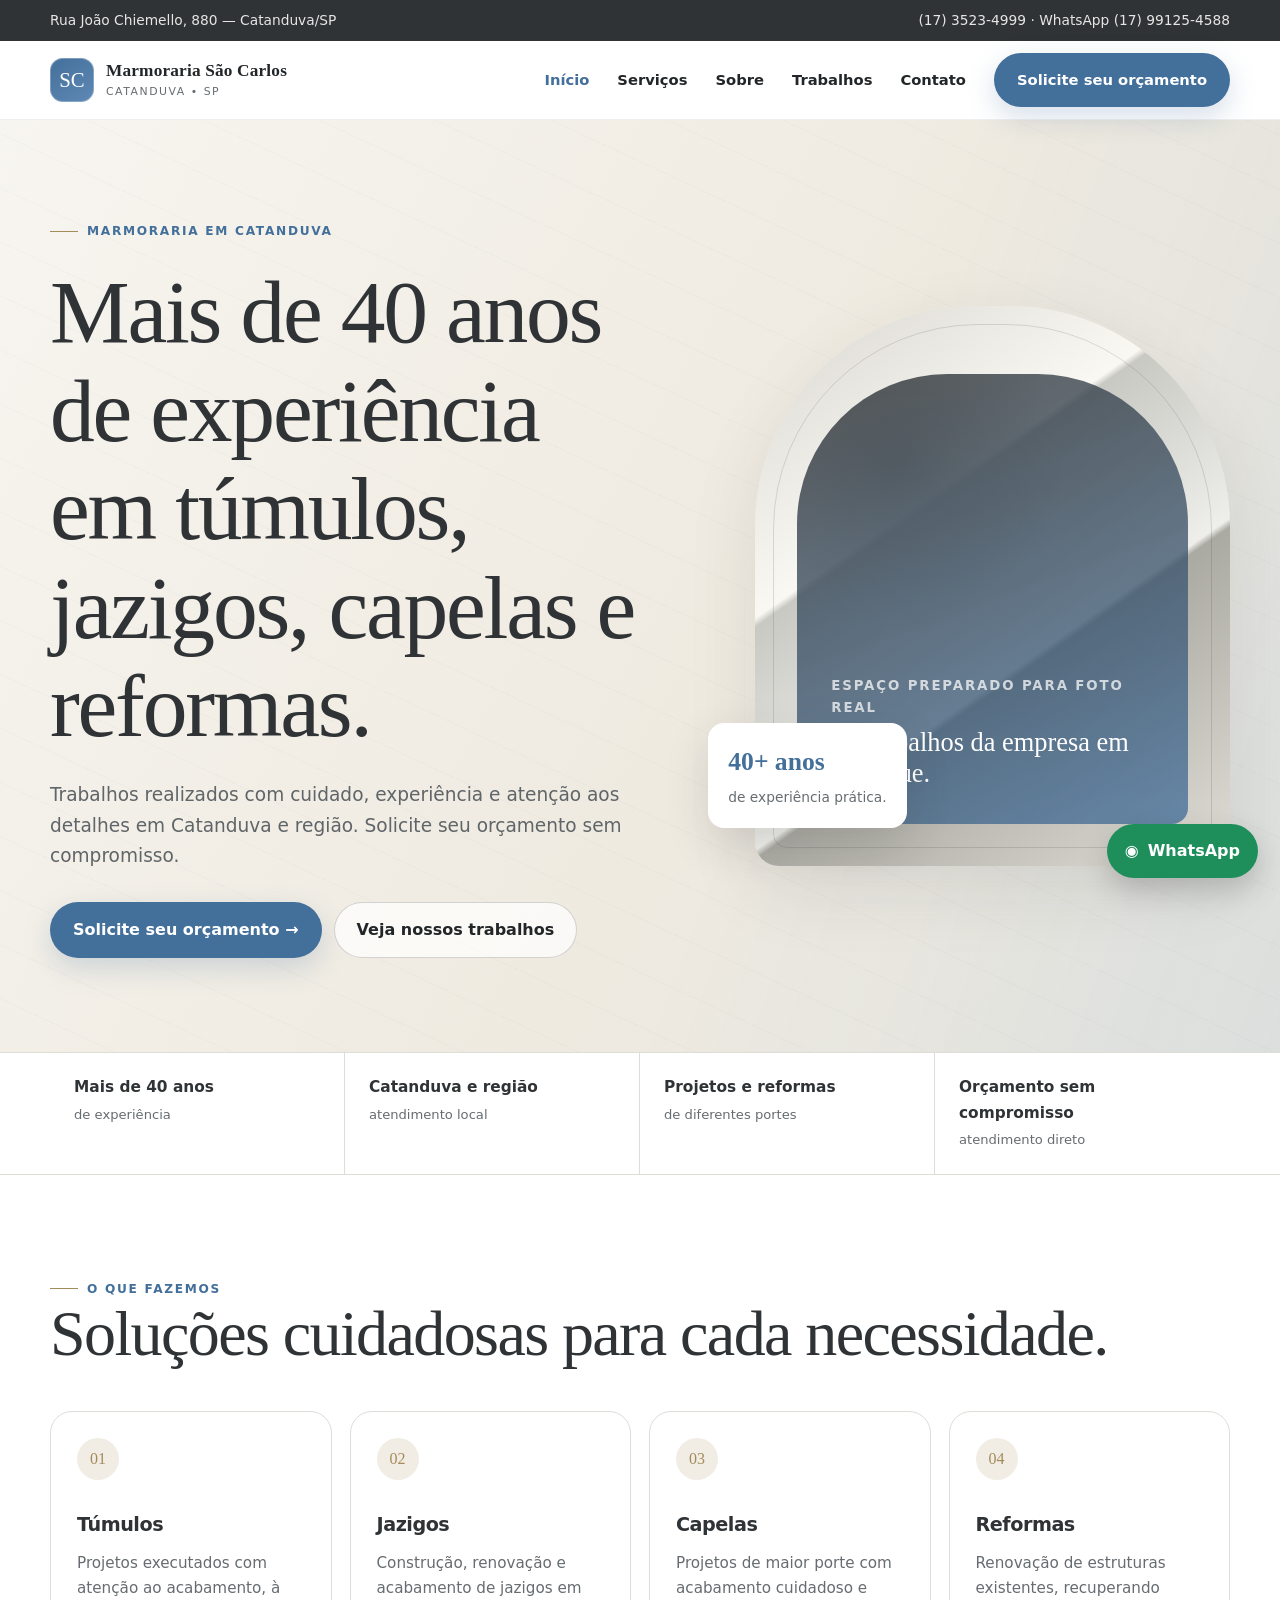
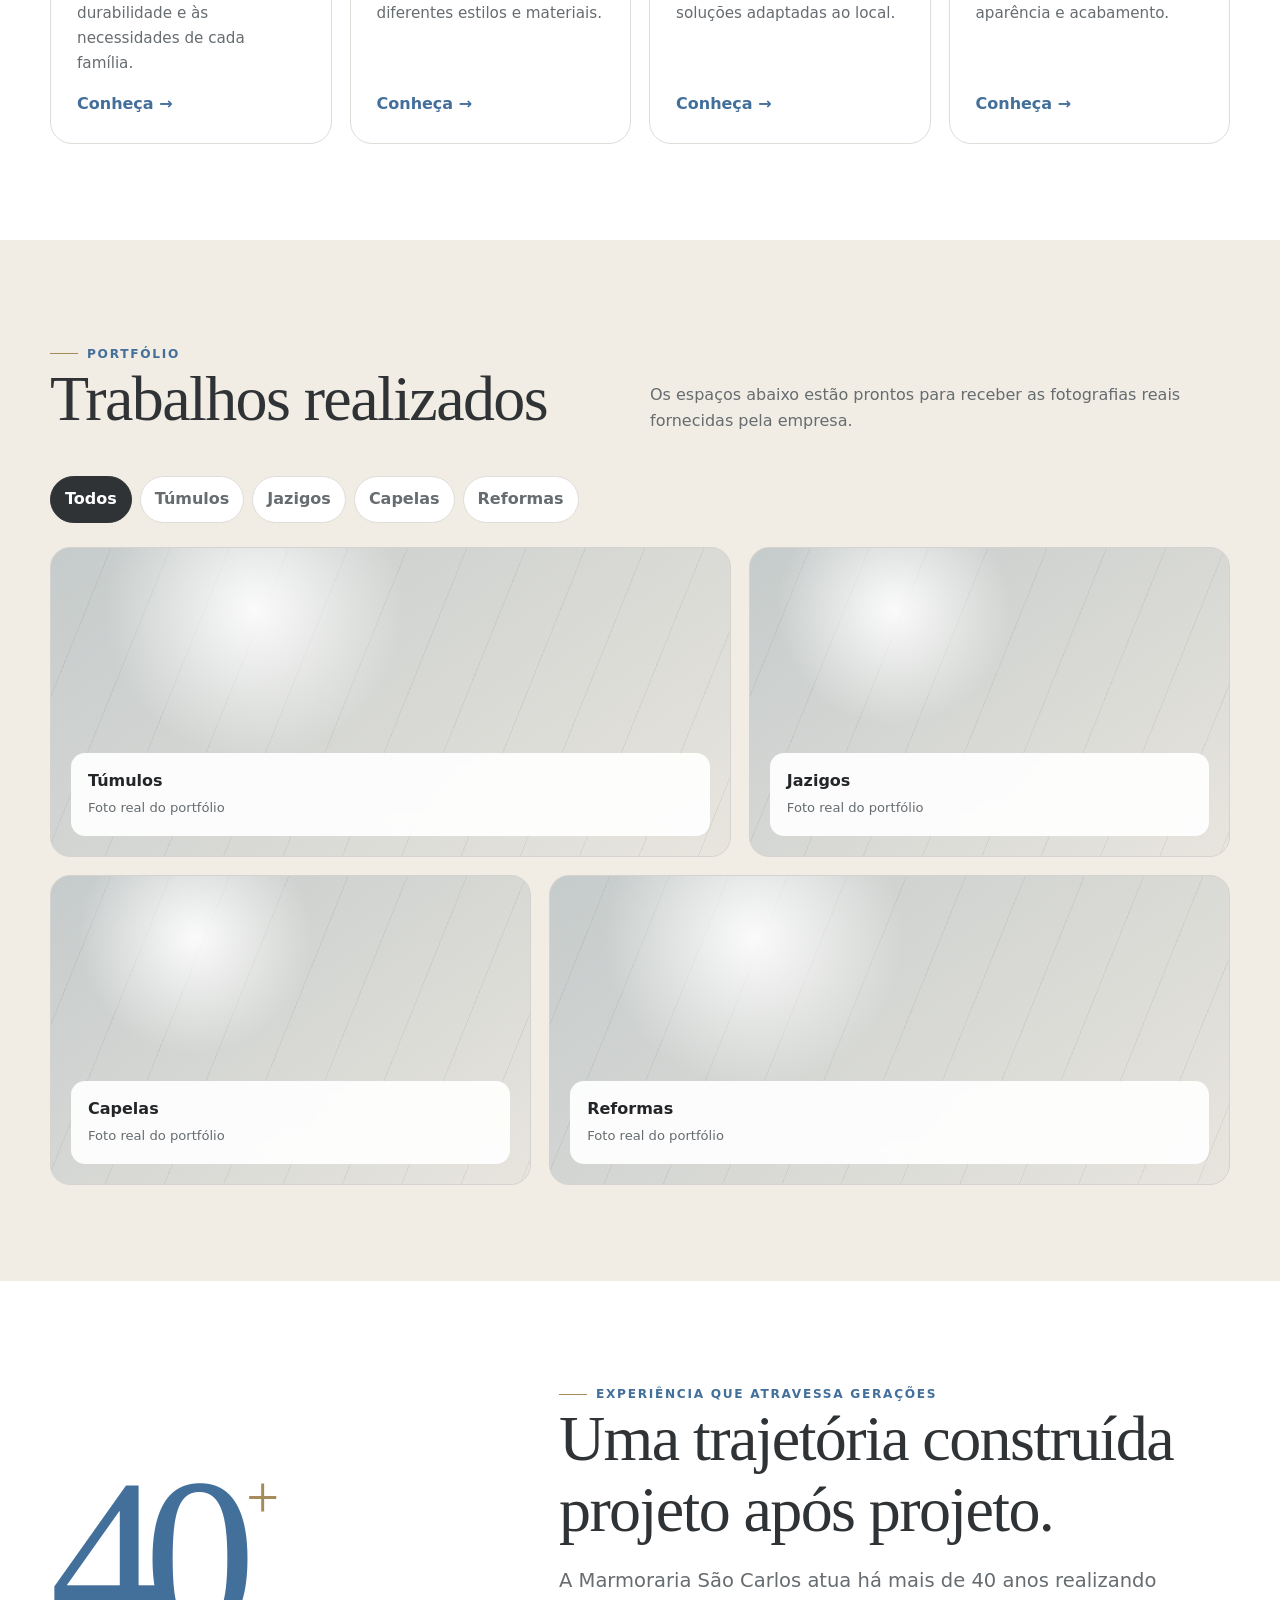
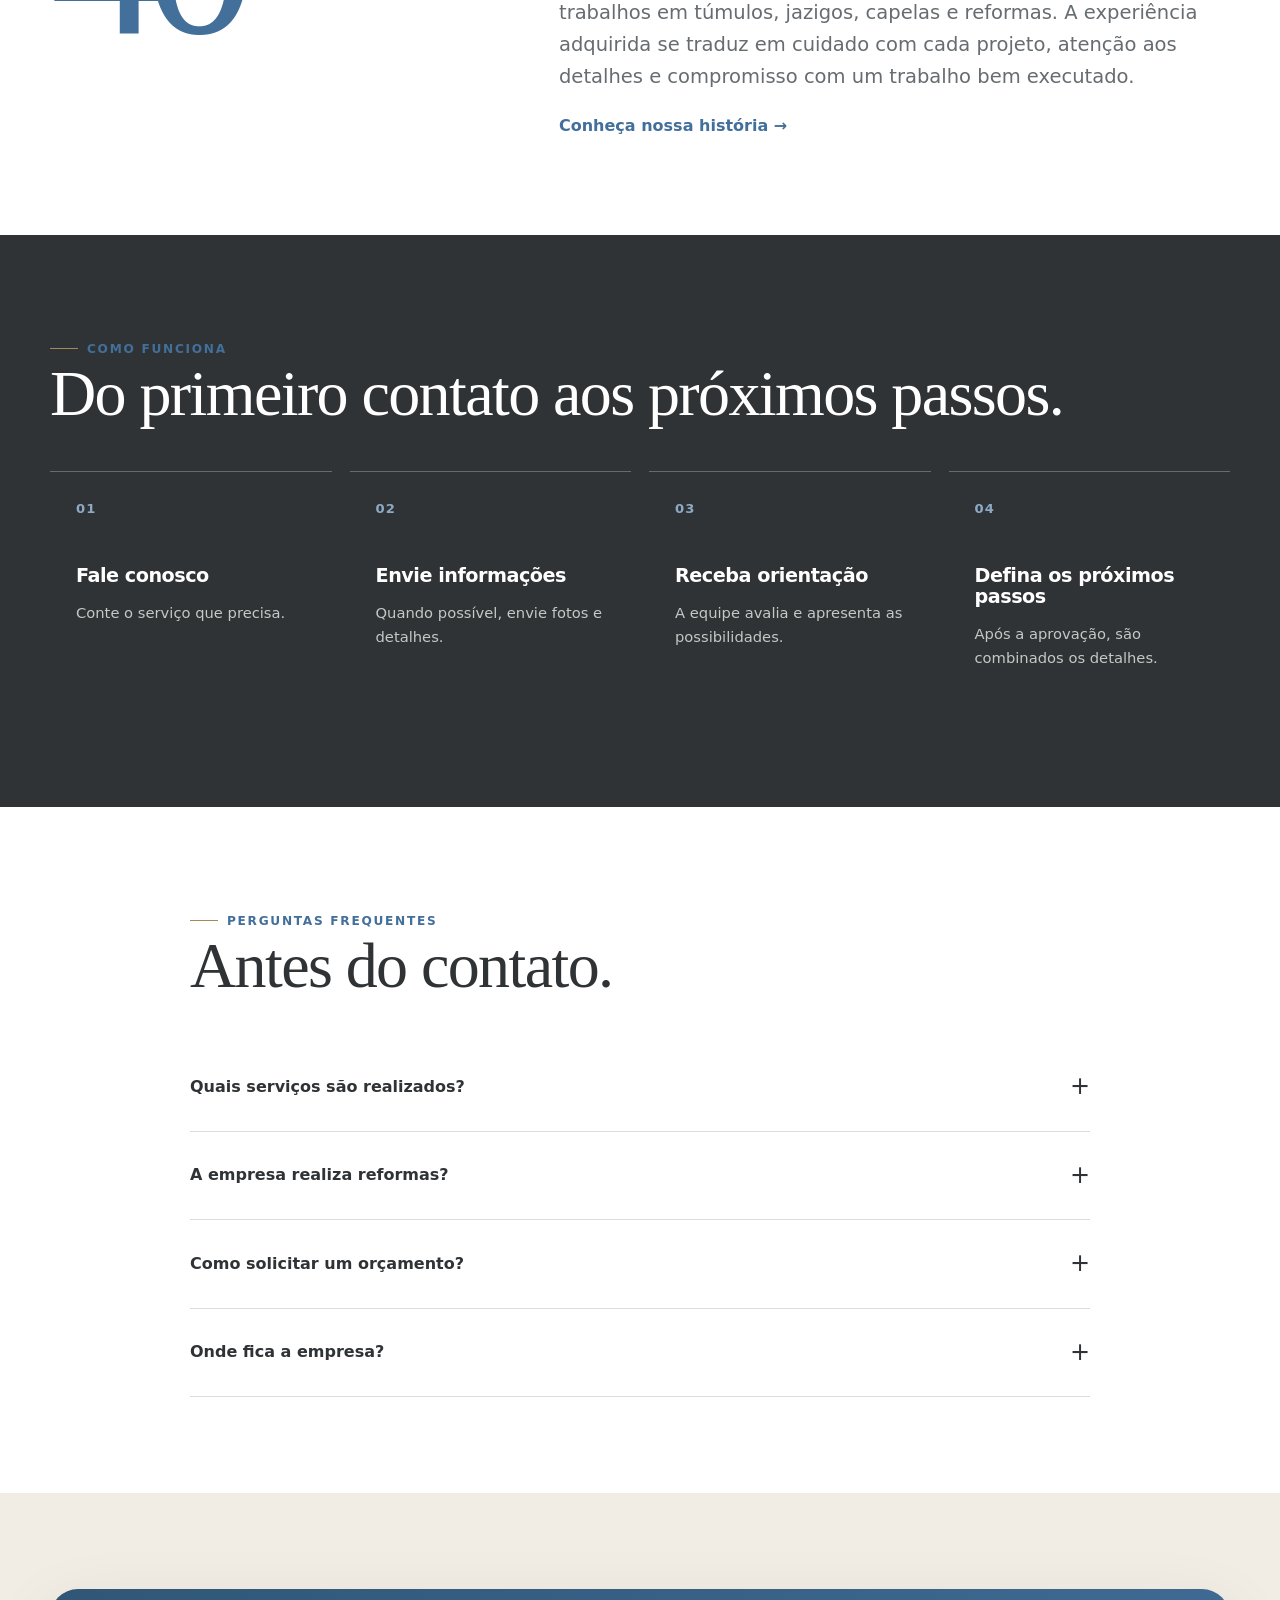
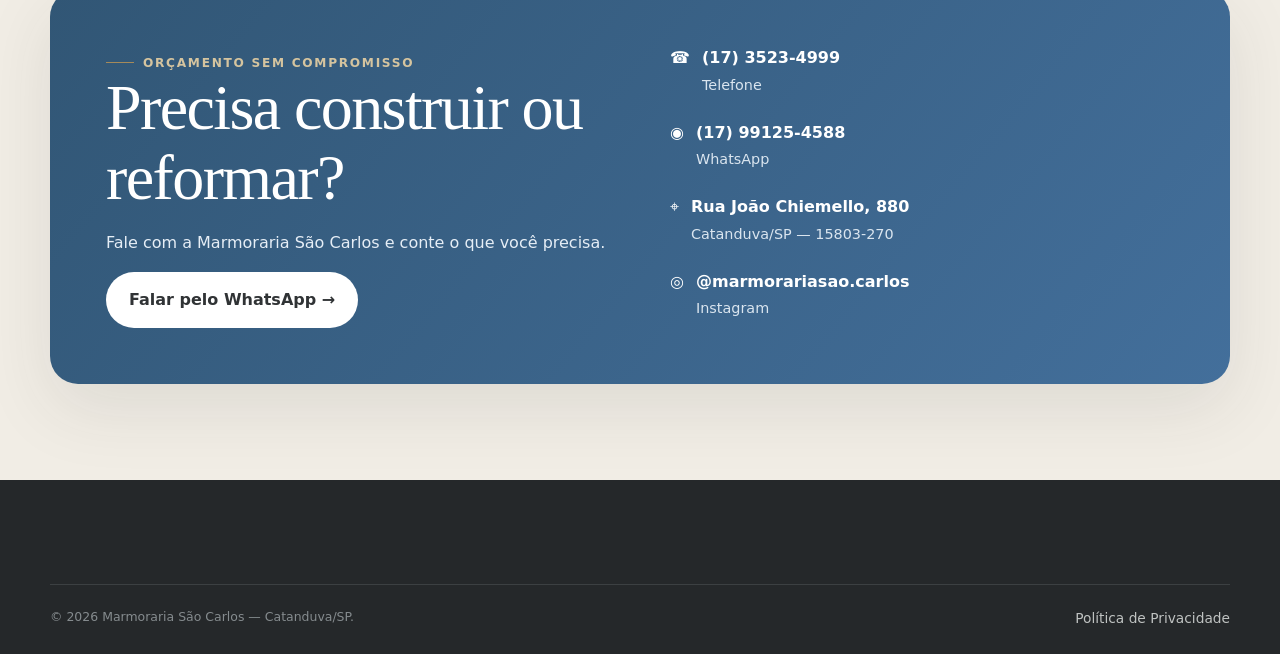
<file: index.html>
<!doctype html><html lang="pt-BR"><head><meta charset="utf-8"><meta name="viewport" content="width=device-width,initial-scale=1"><title>Marmoraria São Carlos | Catanduva</title><meta name="description" content="Mais de 40 anos de experiência em túmulos, jazigos, capelas e reformas em Catanduva."><link rel="icon" href="/assets/logo.svg"><link rel="stylesheet" href="/assets/styles.css"></head><body><div class="topbar"><div class="container"><span>Rua João Chiemello, 880 — Catanduva/SP</span><span><a href="tel:+551735234999">(17) 3523-4999</a> · <a href="https://wa.me/5517991254588">WhatsApp (17) 99125-4588</a></span></div></div><nav class="nav"><div class="container nav__inner"><a class="brand" href="/"><span class="brand__mark">SC</span><span class="brand__text"><strong>Marmoraria São Carlos</strong><span>Catanduva • SP</span></span></a><button class="nav__toggle" aria-label="Abrir menu">☰</button><div class="nav__links"><a class="active" href="/">Início</a><a href="/servicos/">Serviços</a><a href="/sobre/">Sobre</a><a href="#trabalhos">Trabalhos</a><a href="/contato/">Contato</a><a class="btn btn--primary" href="https://wa.me/5517991254588">Solicite seu orçamento</a></div></div></nav><header class="hero"><div class="container hero__grid"><div class="hero__copy reveal"><span class="eyebrow">Marmoraria em Catanduva</span><h1>Mais de 40 anos de experiência em túmulos, jazigos, capelas e reformas.</h1><p>Trabalhos realizados com cuidado, experiência e atenção aos detalhes em Catanduva e região. Solicite seu orçamento sem compromisso.</p><div class="hero__actions"><a class="btn btn--primary" href="https://wa.me/5517991254588">Solicite seu orçamento →</a><a class="btn btn--ghost" href="#trabalhos">Veja nossos trabalhos</a></div></div><div class="hero__visual reveal"><div class="stone-frame"><div class="photo-placeholder"><small>Espaço preparado para foto real</small><strong>Os trabalhos da empresa em destaque.</strong></div></div><div class="visual-note"><strong>40+ anos</strong><span>de experiência prática.</span></div></div></div></header><section class="trustbar"><div class="container trustbar__grid"><div class="trust-item"><strong>Mais de 40 anos</strong><span>de experiência</span></div><div class="trust-item"><strong>Catanduva e região</strong><span>atendimento local</span></div><div class="trust-item"><strong>Projetos e reformas</strong><span>de diferentes portes</span></div><div class="trust-item"><strong>Orçamento sem compromisso</strong><span>atendimento direto</span></div></div></section><section class="section"><div class="container"><div class="section-head"><div><span class="eyebrow">O que fazemos</span><h2>Soluções cuidadosas para cada necessidade.</h2></div></div><div class="services"><article class="service-card"><span class="service-card__num">01</span><h3>Túmulos</h3><p>Projetos executados com atenção ao acabamento, à durabilidade e às necessidades de cada família.</p><a class="text-link" href="/servicos/#tumulos">Conheça →</a></article><article class="service-card"><span class="service-card__num">02</span><h3>Jazigos</h3><p>Construção, renovação e acabamento de jazigos em diferentes estilos e materiais.</p><a class="text-link" href="/servicos/#jazigos">Conheça →</a></article><article class="service-card"><span class="service-card__num">03</span><h3>Capelas</h3><p>Projetos de maior porte com acabamento cuidadoso e soluções adaptadas ao local.</p><a class="text-link" href="/servicos/#capelas">Conheça →</a></article><article class="service-card"><span class="service-card__num">04</span><h3>Reformas</h3><p>Renovação de estruturas existentes, recuperando aparência e acabamento.</p><a class="text-link" href="/servicos/#reformas">Conheça →</a></article></div></div></section><section class="section section--cream" id="trabalhos"><div class="container"><div class="section-head"><div><span class="eyebrow">Portfólio</span><h2>Trabalhos realizados</h2></div><p>Os espaços abaixo estão prontos para receber as fotografias reais fornecidas pela empresa.</p></div><div class="gallery-toolbar"><button class="filter-btn active" data-filter="all">Todos</button><button class="filter-btn" data-filter="tumulos">Túmulos</button><button class="filter-btn" data-filter="jazigos">Jazigos</button><button class="filter-btn" data-filter="capelas">Capelas</button><button class="filter-btn" data-filter="reformas">Reformas</button></div><div class="gallery"><div class="gallery-card" data-category="tumulos"><div class="gallery-card__art"></div><div class="gallery-card__label"><strong>Túmulos</strong><span>Foto real do portfólio</span></div></div><div class="gallery-card" data-category="jazigos"><div class="gallery-card__art"></div><div class="gallery-card__label"><strong>Jazigos</strong><span>Foto real do portfólio</span></div></div><div class="gallery-card" data-category="capelas"><div class="gallery-card__art"></div><div class="gallery-card__label"><strong>Capelas</strong><span>Foto real do portfólio</span></div></div><div class="gallery-card" data-category="reformas"><div class="gallery-card__art"></div><div class="gallery-card__label"><strong>Reformas</strong><span>Foto real do portfólio</span></div></div></div></div></section><section class="section"><div class="container experience-grid"><div><div class="big-number">40<span>+</span></div></div><div><span class="eyebrow">Experiência que atravessa gerações</span><h2>Uma trajetória construída projeto após projeto.</h2><p class="lead">A Marmoraria São Carlos atua há mais de 40 anos realizando trabalhos em túmulos, jazigos, capelas e reformas. A experiência adquirida se traduz em cuidado com cada projeto, atenção aos detalhes e compromisso com um trabalho bem executado.</p><a class="text-link" href="/sobre/">Conheça nossa história →</a></div></div></section><section class="section section--dark"><div class="container"><div class="section-head"><div><span class="eyebrow">Como funciona</span><h2>Do primeiro contato aos próximos passos.</h2></div></div><div class="steps"><article class="step"><h3>Fale conosco</h3><p>Conte o serviço que precisa.</p></article><article class="step"><h3>Envie informações</h3><p>Quando possível, envie fotos e detalhes.</p></article><article class="step"><h3>Receba orientação</h3><p>A equipe avalia e apresenta as possibilidades.</p></article><article class="step"><h3>Defina os próximos passos</h3><p>Após a aprovação, são combinados os detalhes.</p></article></div></div></section><section class="section"><div class="container faq"><div class="section-head"><div><span class="eyebrow">Perguntas frequentes</span><h2>Antes do contato.</h2></div></div><div class="faq-item"><button class="faq-question">Quais serviços são realizados?<span>+</span></button><div class="faq-answer">Túmulos, jazigos, capelas e reformas.</div></div><div class="faq-item"><button class="faq-question">A empresa realiza reformas?<span>+</span></button><div class="faq-answer">Sim. Estruturas existentes podem ser avaliadas para renovação e melhoria.</div></div><div class="faq-item"><button class="faq-question">Como solicitar um orçamento?<span>+</span></button><div class="faq-answer">Entre em contato pelo WhatsApp ou telefone e, se possível, envie fotos.</div></div><div class="faq-item"><button class="faq-question">Onde fica a empresa?<span>+</span></button><div class="faq-answer">Rua João Chiemello, 880, Catanduva/SP.</div></div></div></section><section class="section section--cream"><div class="container"><div class="contact-panel"><div><span class="eyebrow" style="color:#d5c49f">Orçamento sem compromisso</span><h2>Precisa construir ou reformar?</h2><p>Fale com a Marmoraria São Carlos e conte o que você precisa.</p><a class="btn btn--light" href="https://wa.me/5517991254588">Falar pelo WhatsApp →</a></div><div class="contact-list"><div class="contact-row"><div>☎</div><div><b>(17) 3523-4999</b><span>Telefone</span></div></div><div class="contact-row"><div>◉</div><div><b>(17) 99125-4588</b><span>WhatsApp</span></div></div><div class="contact-row"><div>⌖</div><div><b>Rua João Chiemello, 880</b><span>Catanduva/SP — 15803-270</span></div></div><div class="contact-row"><div>◎</div><div><b>@marmorariasao.carlos</b><span>Instagram</span></div></div></div></div></div></section><footer class="footer"><div class="container"><div class="footer__bottom"><span>© <span data-year></span> Marmoraria São Carlos — Catanduva/SP.</span><a href="/privacidade/">Política de Privacidade</a></div></div></footer><a class="wa-float" href="https://wa.me/5517991254588">◉ <span>WhatsApp</span></a><script src="/assets/site.js"></script></body></html>
</file>
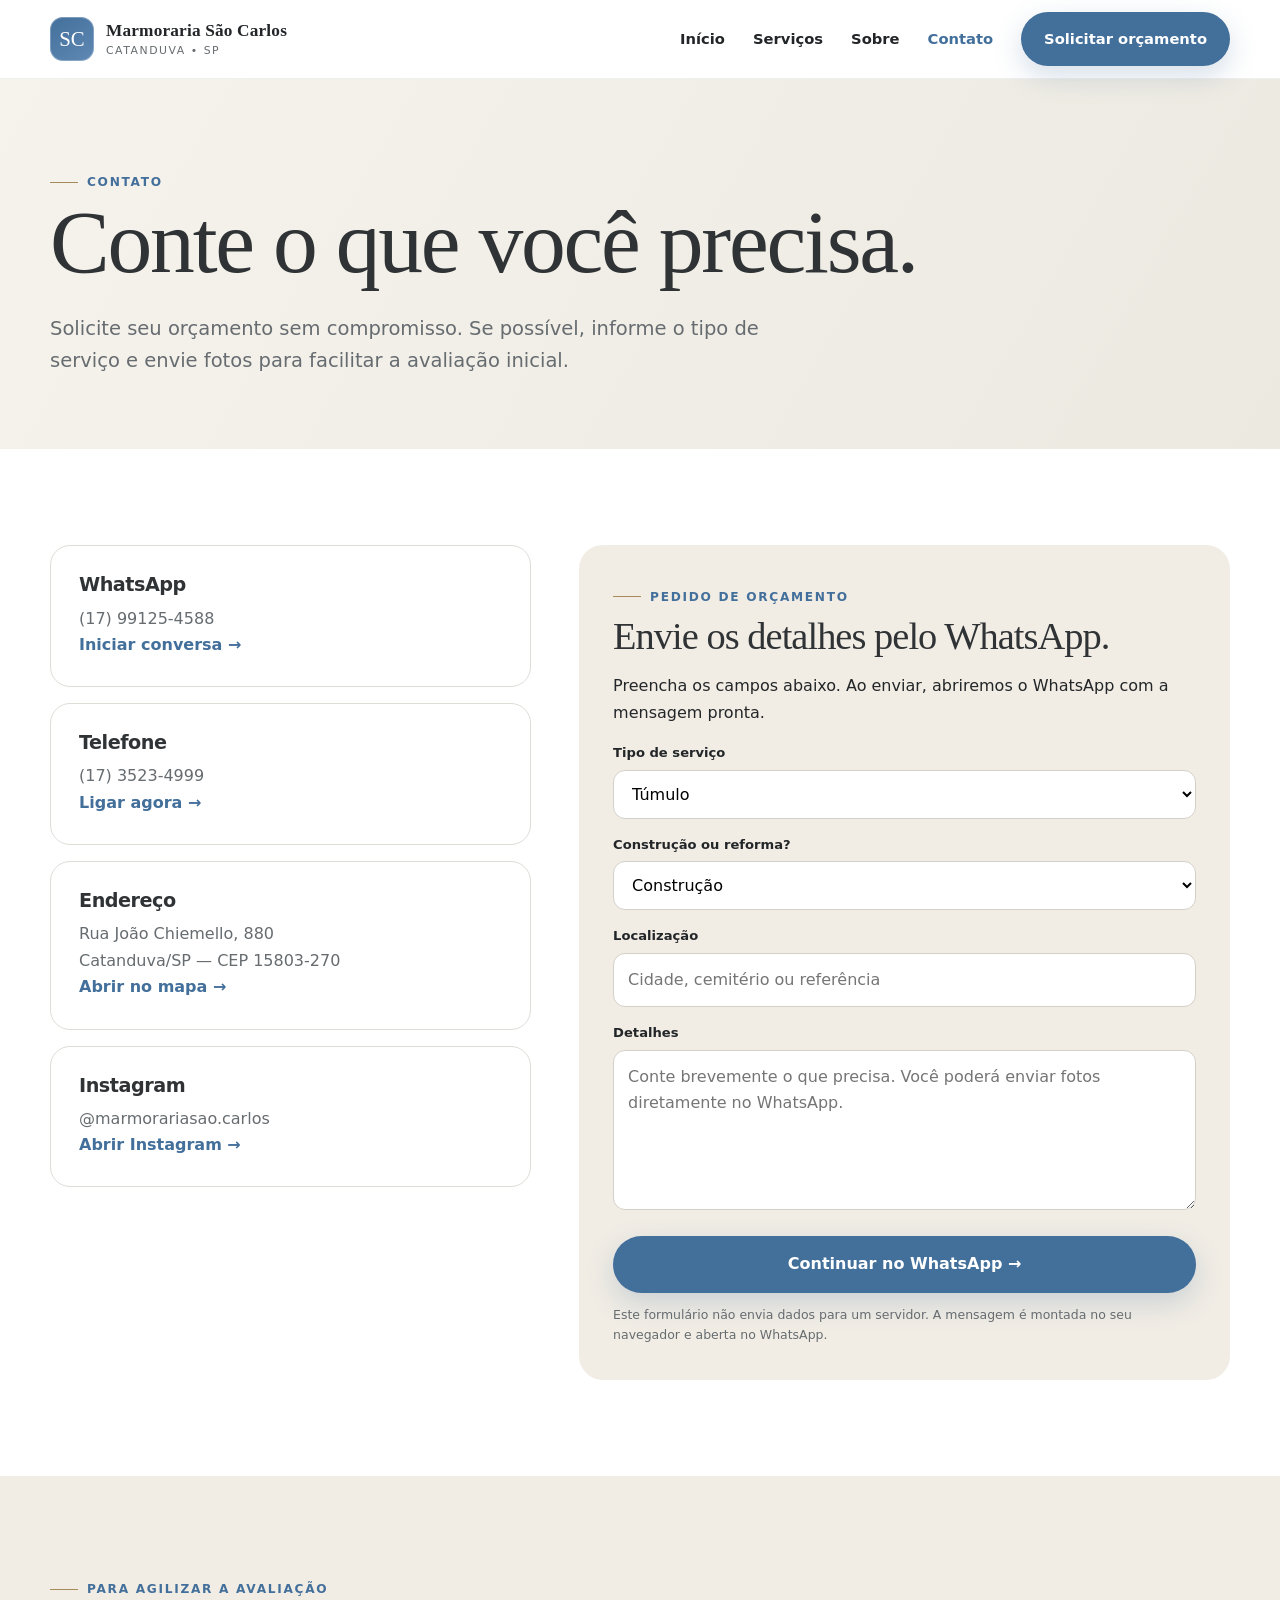
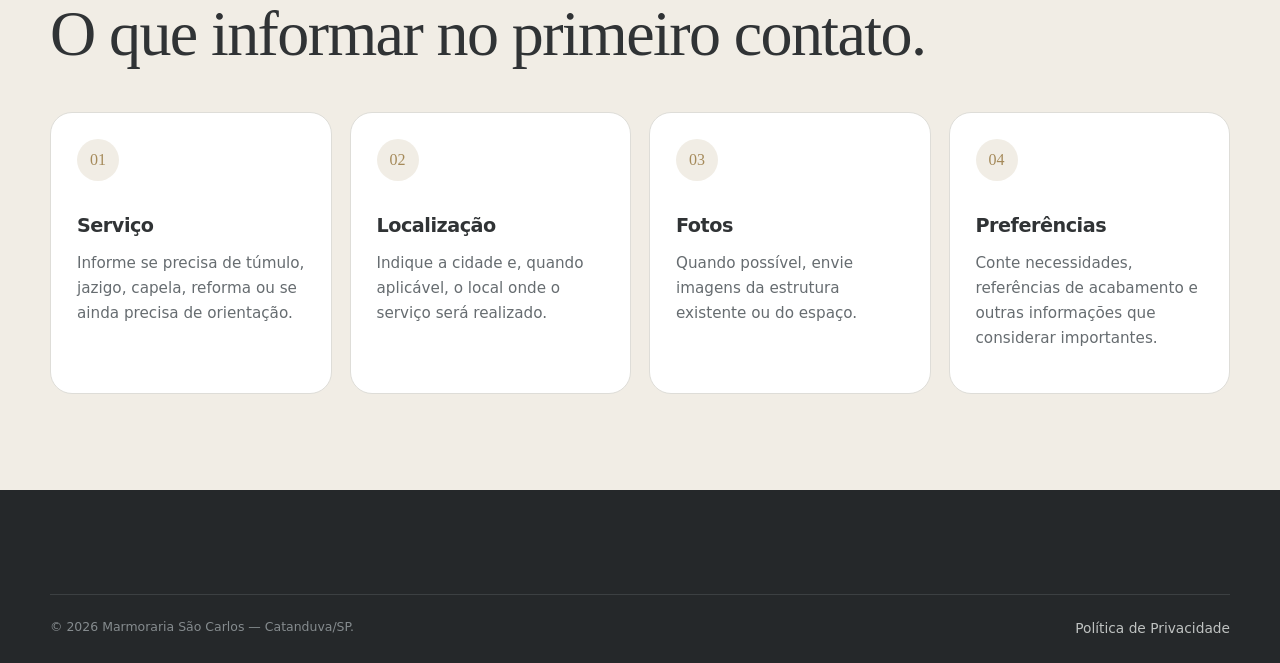
<file: contato/index.html>
<!doctype html><html lang="pt-BR"><head><meta charset="utf-8"><meta name="viewport" content="width=device-width,initial-scale=1"><title>Contato e Orçamento | Marmoraria São Carlos — Catanduva</title><meta name="description" content="Fale com a Marmoraria São Carlos em Catanduva e solicite um orçamento sem compromisso pelo telefone ou WhatsApp."><link rel="icon" href="/assets/logo.svg"><link rel="stylesheet" href="/assets/styles.css"></head><body><nav class="nav"><div class="container nav__inner"><a class="brand" href="/"><span class="brand__mark">SC</span><span class="brand__text"><strong>Marmoraria São Carlos</strong><span>Catanduva • SP</span></span></a><button class="nav__toggle" aria-label="Abrir menu">☰</button><div class="nav__links"><a href="/">Início</a><a href="/servicos/">Serviços</a><a href="/sobre/">Sobre</a><a class="active" href="/contato/">Contato</a><a class="btn btn--primary" href="https://wa.me/5517991254588">Solicitar orçamento</a></div></div></nav><header class="page-hero"><div class="container"><span class="eyebrow">Contato</span><h1>Conte o que você precisa.</h1><p class="lead">Solicite seu orçamento sem compromisso. Se possível, informe o tipo de serviço e envie fotos para facilitar a avaliação inicial.</p></div></header><main class="section"><div class="container contact-grid"><div><div class="contact-card"><h3>WhatsApp</h3><p>(17) 99125-4588</p><p><a class="text-link" href="https://wa.me/5517991254588">Iniciar conversa →</a></p></div><div class="contact-card"><h3>Telefone</h3><p>(17) 3523-4999</p><p><a class="text-link" href="tel:+551735234999">Ligar agora →</a></p></div><div class="contact-card"><h3>Endereço</h3><p>Rua João Chiemello, 880<br>Catanduva/SP — CEP 15803-270</p><p><a class="text-link" href="https://www.google.com/maps/search/?api=1&query=Rua%20Jo%C3%A3o%20Chiemello%2C%20880%2C%20Catanduva%20SP">Abrir no mapa →</a></p></div><div class="contact-card"><h3>Instagram</h3><p>@marmorariasao.carlos</p><p><a class="text-link" href="https://www.instagram.com/marmorariasao.carlos/">Abrir Instagram →</a></p></div></div><div class="form-mock"><span class="eyebrow">Pedido de orçamento</span><h2 style="font-size:2.4rem;margin-top:8px">Envie os detalhes pelo WhatsApp.</h2><p>Preencha os campos abaixo. Ao enviar, abriremos o WhatsApp com a mensagem pronta.</p><form id="quote-form"><label for="servico">Tipo de serviço</label><select id="servico" name="servico" required><option>Túmulo</option><option>Jazigo</option><option>Capela</option><option>Reforma</option><option>Outro / não sei informar</option></select><label for="tipo">Construção ou reforma?</label><select id="tipo" name="tipo" required><option>Construção</option><option>Reforma / renovação</option><option>Quero orientação</option></select><label for="local">Localização</label><input id="local" name="local" placeholder="Cidade, cemitério ou referência" required><label for="detalhes">Detalhes</label><textarea id="detalhes" name="detalhes" rows="5" placeholder="Conte brevemente o que precisa. Você poderá enviar fotos diretamente no WhatsApp."></textarea><button class="btn btn--primary" style="margin-top:18px;width:100%" type="submit">Continuar no WhatsApp →</button><div class="form-note">Este formulário não envia dados para um servidor. A mensagem é montada no seu navegador e aberta no WhatsApp.</div></form></div></div></main><section class="section section--cream"><div class="container"><div class="section-head"><div><span class="eyebrow">Para agilizar a avaliação</span><h2>O que informar no primeiro contato.</h2></div></div><div class="services"><article class="service-card"><span class="service-card__num">01</span><h3>Serviço</h3><p>Informe se precisa de túmulo, jazigo, capela, reforma ou se ainda precisa de orientação.</p></article><article class="service-card"><span class="service-card__num">02</span><h3>Localização</h3><p>Indique a cidade e, quando aplicável, o local onde o serviço será realizado.</p></article><article class="service-card"><span class="service-card__num">03</span><h3>Fotos</h3><p>Quando possível, envie imagens da estrutura existente ou do espaço.</p></article><article class="service-card"><span class="service-card__num">04</span><h3>Preferências</h3><p>Conte necessidades, referências de acabamento e outras informações que considerar importantes.</p></article></div></div></section><footer class="footer"><div class="container"><div class="footer__bottom"><span>© <span data-year></span> Marmoraria São Carlos — Catanduva/SP.</span><a href="/privacidade/">Política de Privacidade</a></div></div></footer><script src="/assets/site.js"></script></body></html>
</file>
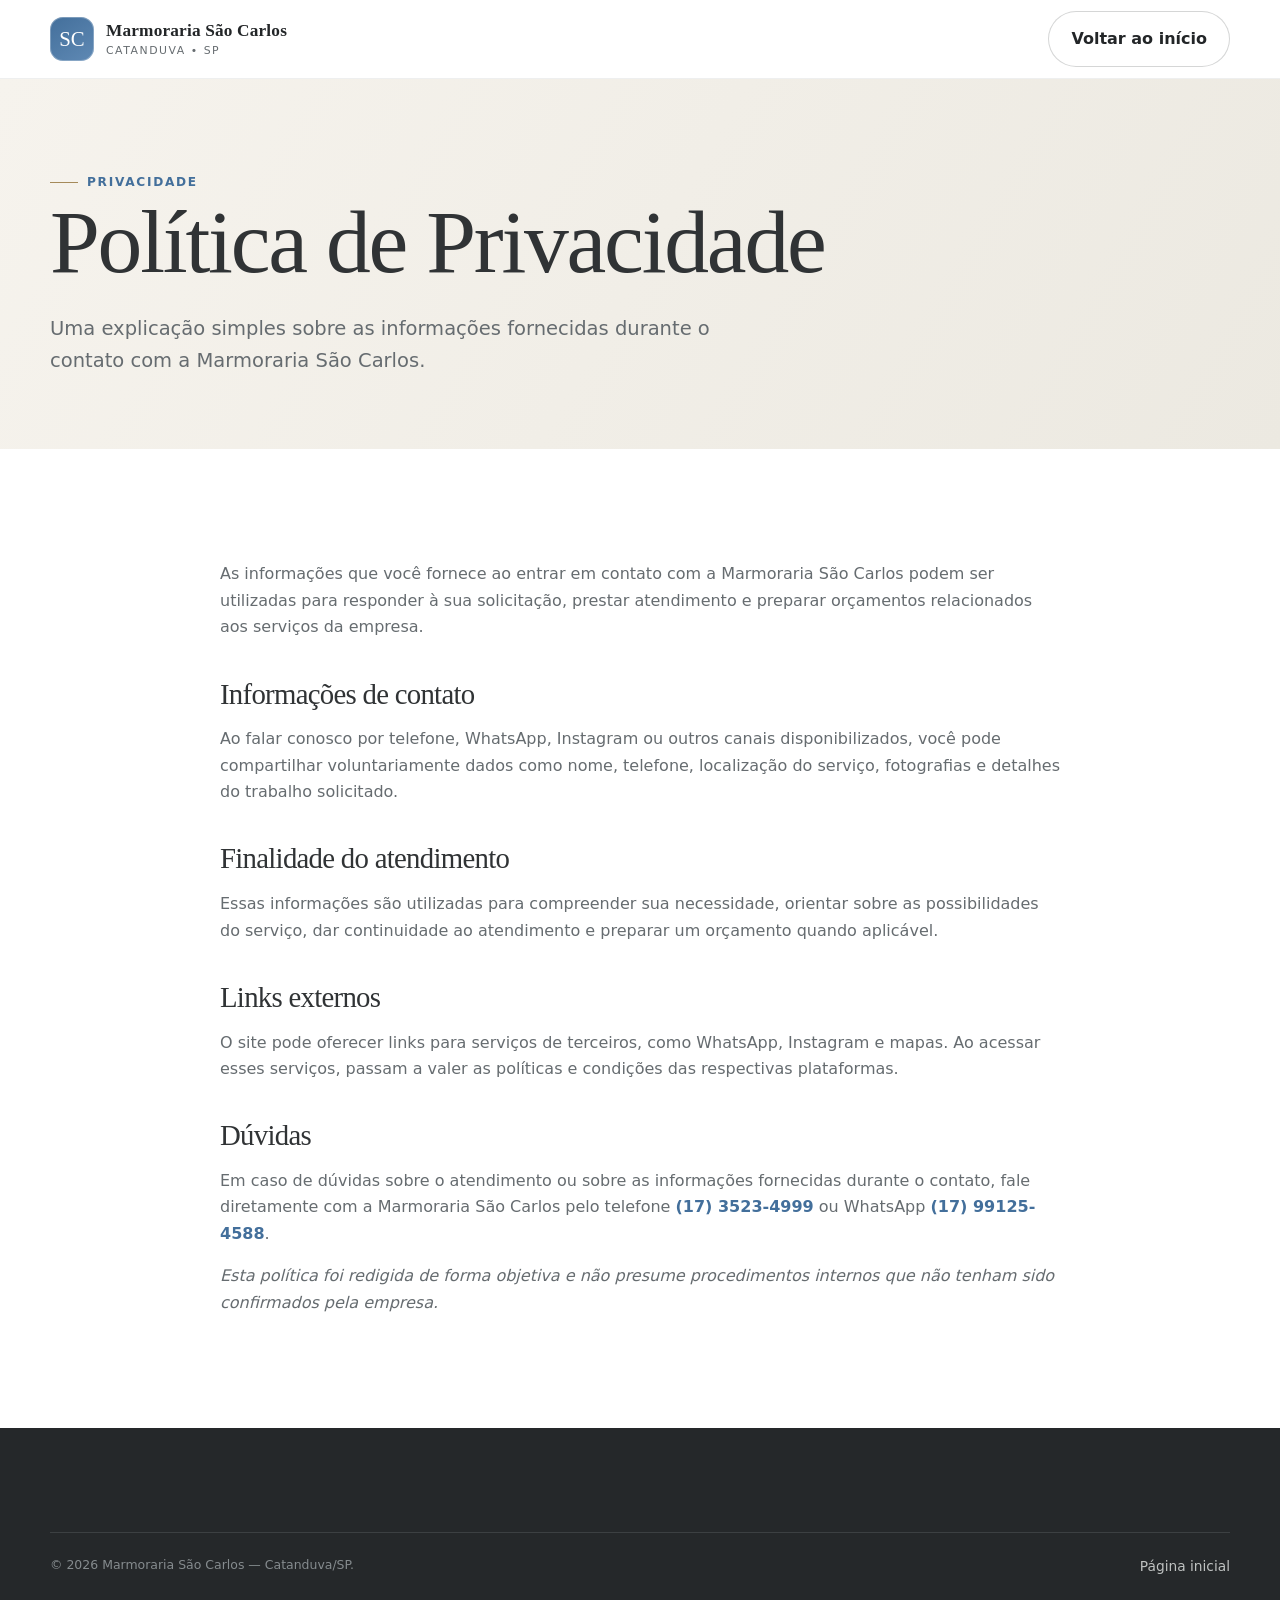
<file: privacidade/index.html>
<!doctype html><html lang="pt-BR"><head><meta charset="utf-8"><meta name="viewport" content="width=device-width,initial-scale=1"><title>Política de Privacidade | Marmoraria São Carlos</title><meta name="description" content="Política de Privacidade da Marmoraria São Carlos."><link rel="icon" href="/assets/logo.svg"><link rel="stylesheet" href="/assets/styles.css"></head><body><nav class="nav"><div class="container nav__inner"><a class="brand" href="/"><span class="brand__mark">SC</span><span class="brand__text"><strong>Marmoraria São Carlos</strong><span>Catanduva • SP</span></span></a><a class="btn btn--ghost" href="/">Voltar ao início</a></div></nav><header class="page-hero"><div class="container"><span class="eyebrow">Privacidade</span><h1>Política de Privacidade</h1><p class="lead">Uma explicação simples sobre as informações fornecidas durante o contato com a Marmoraria São Carlos.</p></div></header><main class="section"><div class="container privacy"><p>As informações que você fornece ao entrar em contato com a Marmoraria São Carlos podem ser utilizadas para responder à sua solicitação, prestar atendimento e preparar orçamentos relacionados aos serviços da empresa.</p><h2>Informações de contato</h2><p>Ao falar conosco por telefone, WhatsApp, Instagram ou outros canais disponibilizados, você pode compartilhar voluntariamente dados como nome, telefone, localização do serviço, fotografias e detalhes do trabalho solicitado.</p><h2>Finalidade do atendimento</h2><p>Essas informações são utilizadas para compreender sua necessidade, orientar sobre as possibilidades do serviço, dar continuidade ao atendimento e preparar um orçamento quando aplicável.</p><h2>Links externos</h2><p>O site pode oferecer links para serviços de terceiros, como WhatsApp, Instagram e mapas. Ao acessar esses serviços, passam a valer as políticas e condições das respectivas plataformas.</p><h2>Dúvidas</h2><p>Em caso de dúvidas sobre o atendimento ou sobre as informações fornecidas durante o contato, fale diretamente com a Marmoraria São Carlos pelo telefone <a class="text-link" href="tel:+551735234999">(17) 3523-4999</a> ou WhatsApp <a class="text-link" href="https://wa.me/5517991254588">(17) 99125-4588</a>.</p><p><em>Esta política foi redigida de forma objetiva e não presume procedimentos internos que não tenham sido confirmados pela empresa.</em></p></div></main><footer class="footer"><div class="container"><div class="footer__bottom"><span>© <span data-year></span> Marmoraria São Carlos — Catanduva/SP.</span><a href="/">Página inicial</a></div></div></footer><script src="/assets/site.js"></script></body></html>
</file>
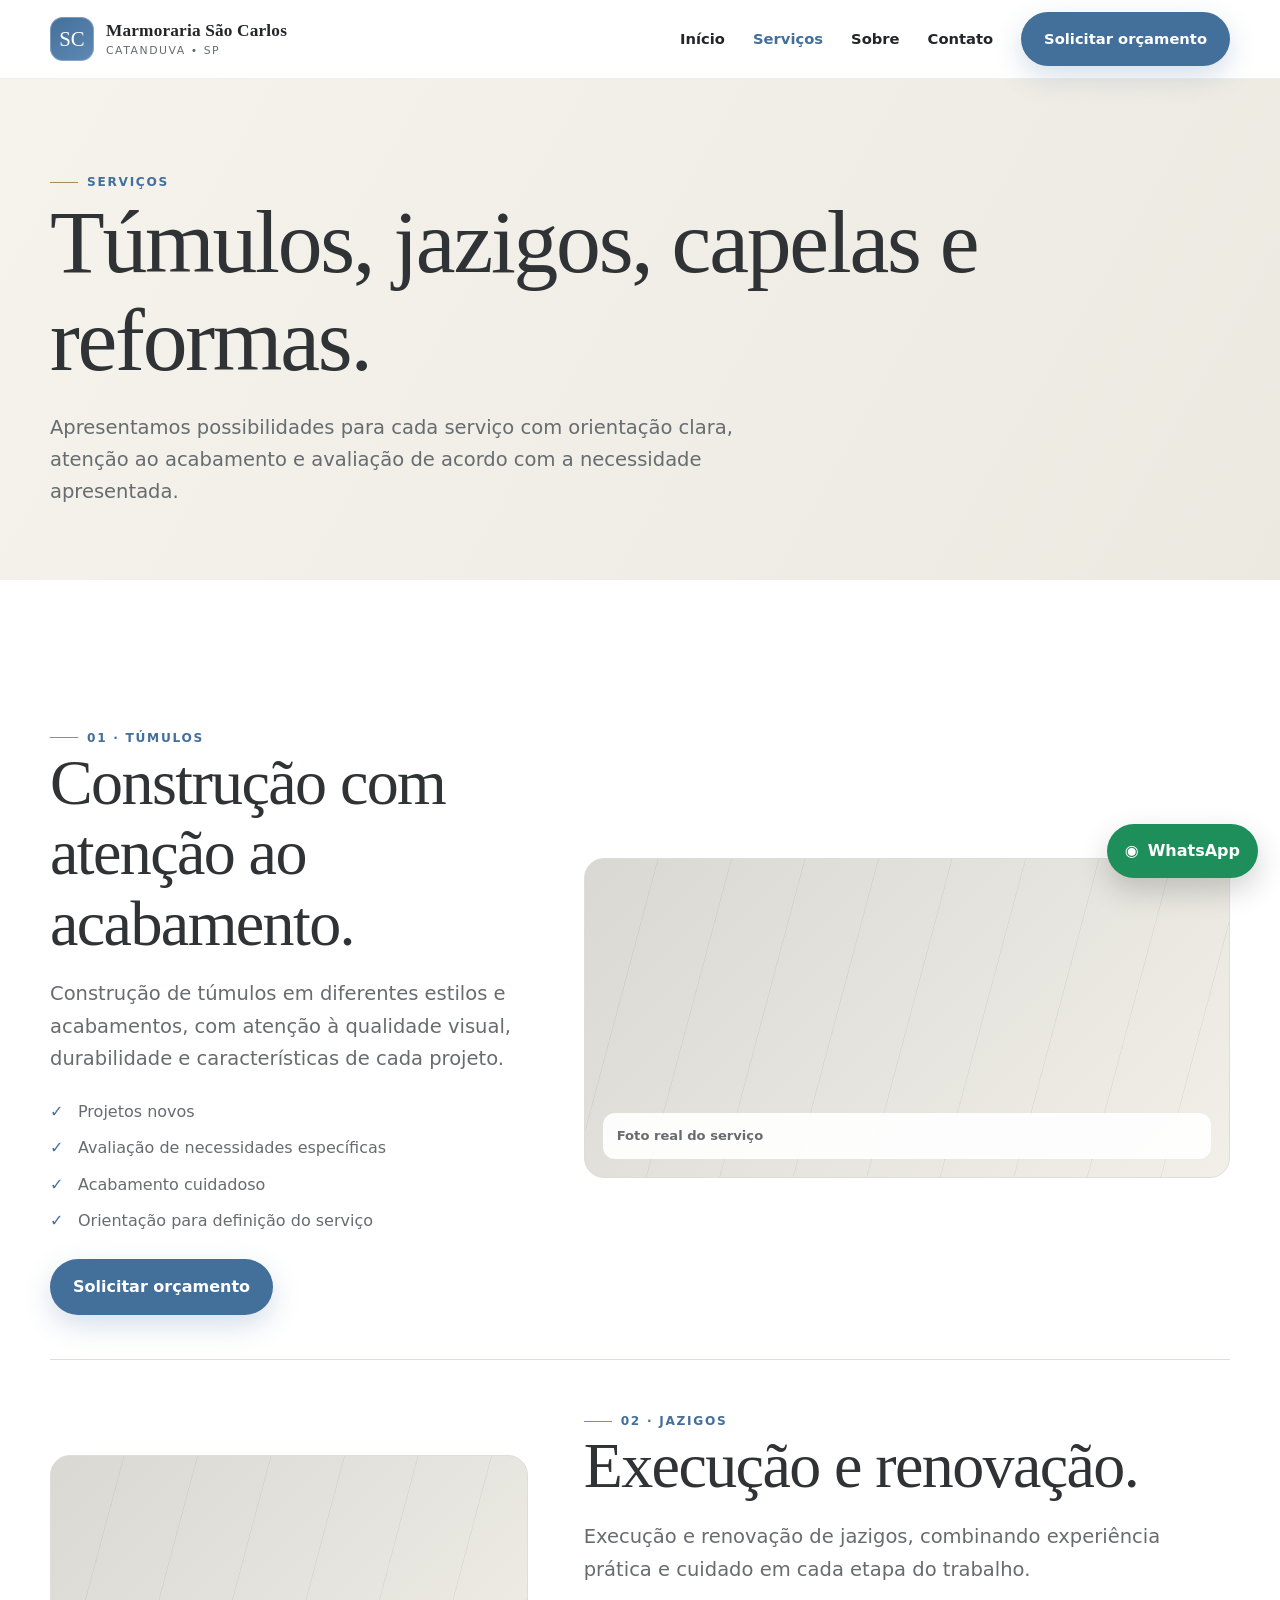
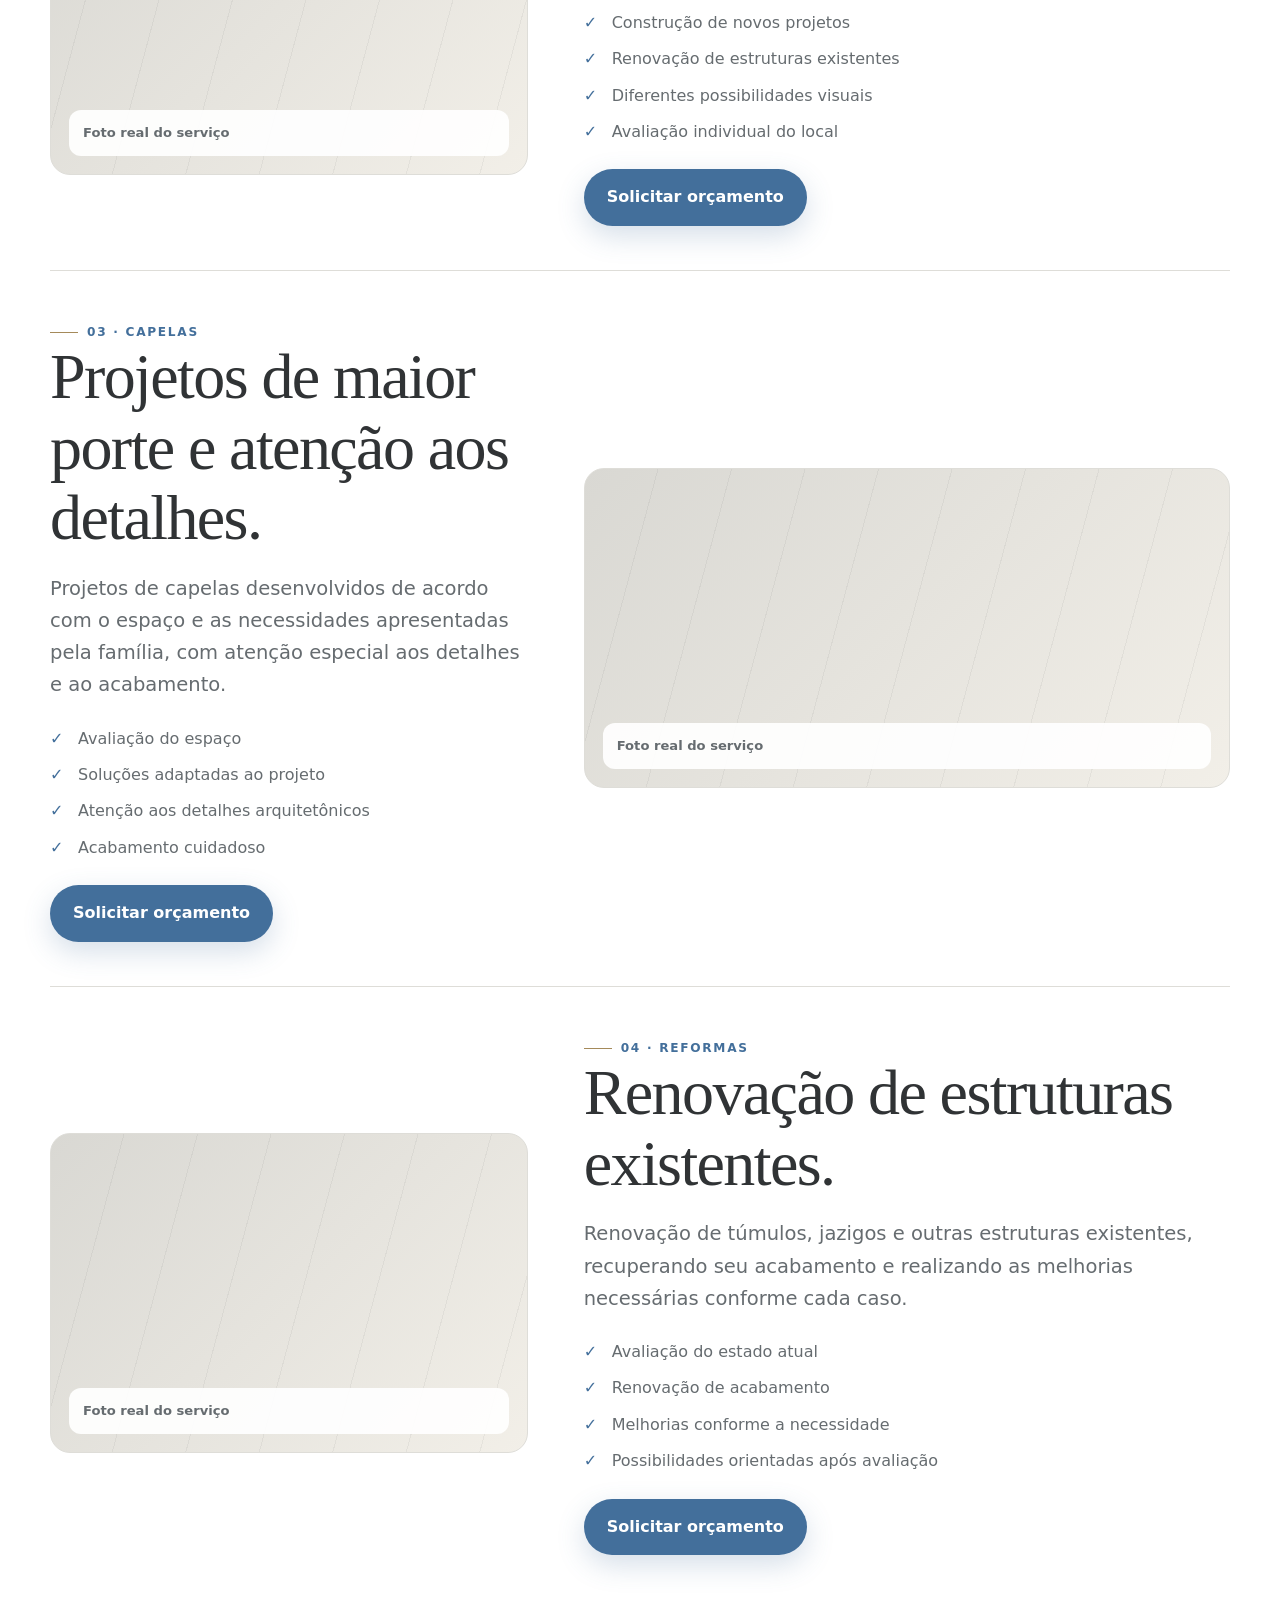
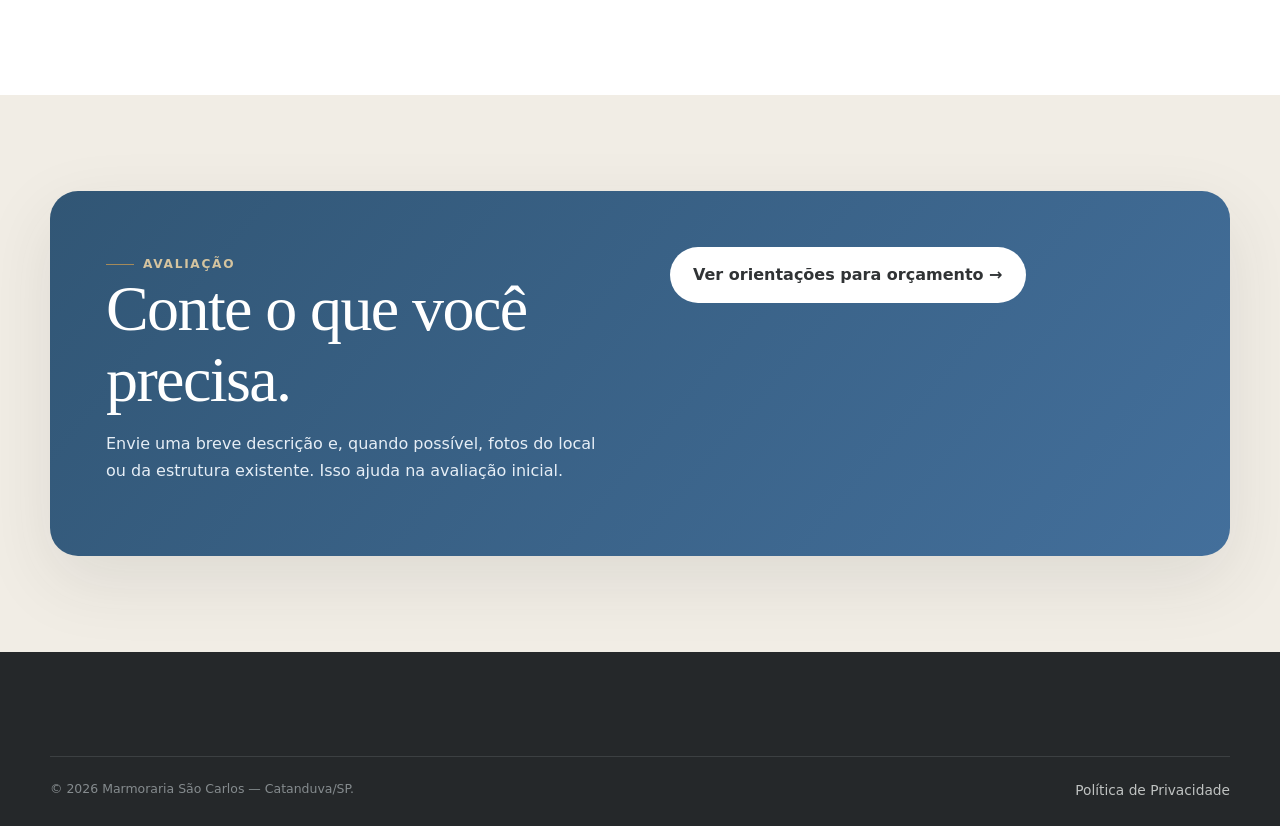
<file: servicos/index.html>
<!doctype html><html lang="pt-BR"><head><meta charset="utf-8"><meta name="viewport" content="width=device-width,initial-scale=1"><title>Túmulos, Jazigos, Capelas e Reformas | Marmoraria São Carlos</title><meta name="description" content="Conheça os serviços da Marmoraria São Carlos em Catanduva para construção e reforma de túmulos, jazigos e capelas."><link rel="icon" href="/assets/logo.svg"><link rel="stylesheet" href="/assets/styles.css"></head><body><nav class="nav"><div class="container nav__inner"><a class="brand" href="/"><span class="brand__mark">SC</span><span class="brand__text"><strong>Marmoraria São Carlos</strong><span>Catanduva • SP</span></span></a><button class="nav__toggle" aria-label="Abrir menu" aria-expanded="false">☰</button><div class="nav__links"><a href="/">Início</a><a class="active" href="/servicos/">Serviços</a><a href="/sobre/">Sobre</a><a href="/contato/">Contato</a><a class="btn btn--primary" href="https://wa.me/5517991254588?text=Ol%C3%A1%21%20Gostaria%20de%20solicitar%20um%20or%C3%A7amento.">Solicitar orçamento</a></div></div></nav><header class="page-hero"><div class="container"><span class="eyebrow">Serviços</span><h1>Túmulos, jazigos, capelas e reformas.</h1><p class="lead">Apresentamos possibilidades para cada serviço com orientação clara, atenção ao acabamento e avaliação de acordo com a necessidade apresentada.</p></div></header><main class="section"><div class="container"><article class="service-detail" id="tumulos"><div><span class="eyebrow">01 · Túmulos</span><h2>Construção com atenção ao acabamento.</h2><p class="lead">Construção de túmulos em diferentes estilos e acabamentos, com atenção à qualidade visual, durabilidade e características de cada projeto.</p><ul class="checklist"><li>Projetos novos</li><li>Avaliação de necessidades específicas</li><li>Acabamento cuidadoso</li><li>Orientação para definição do serviço</li></ul><a class="btn btn--primary" href="https://wa.me/5517991254588?text=Ol%C3%A1%21%20Gostaria%20de%20solicitar%20um%20or%C3%A7amento%20para%20t%C3%BAmulo.">Solicitar orçamento</a></div><div class="service-detail__visual"></div></article><article class="service-detail" id="jazigos"><div class="service-detail__visual"></div><div><span class="eyebrow">02 · Jazigos</span><h2>Execução e renovação.</h2><p class="lead">Execução e renovação de jazigos, combinando experiência prática e cuidado em cada etapa do trabalho.</p><ul class="checklist"><li>Construção de novos projetos</li><li>Renovação de estruturas existentes</li><li>Diferentes possibilidades visuais</li><li>Avaliação individual do local</li></ul><a class="btn btn--primary" href="https://wa.me/5517991254588?text=Ol%C3%A1%21%20Gostaria%20de%20solicitar%20um%20or%C3%A7amento%20para%20jazigo.">Solicitar orçamento</a></div></article><article class="service-detail" id="capelas"><div><span class="eyebrow">03 · Capelas</span><h2>Projetos de maior porte e atenção aos detalhes.</h2><p class="lead">Projetos de capelas desenvolvidos de acordo com o espaço e as necessidades apresentadas pela família, com atenção especial aos detalhes e ao acabamento.</p><ul class="checklist"><li>Avaliação do espaço</li><li>Soluções adaptadas ao projeto</li><li>Atenção aos detalhes arquitetônicos</li><li>Acabamento cuidadoso</li></ul><a class="btn btn--primary" href="https://wa.me/5517991254588?text=Ol%C3%A1%21%20Gostaria%20de%20solicitar%20um%20or%C3%A7amento%20para%20capela.">Solicitar orçamento</a></div><div class="service-detail__visual"></div></article><article class="service-detail" id="reformas"><div class="service-detail__visual"></div><div><span class="eyebrow">04 · Reformas</span><h2>Renovação de estruturas existentes.</h2><p class="lead">Renovação de túmulos, jazigos e outras estruturas existentes, recuperando seu acabamento e realizando as melhorias necessárias conforme cada caso.</p><ul class="checklist"><li>Avaliação do estado atual</li><li>Renovação de acabamento</li><li>Melhorias conforme a necessidade</li><li>Possibilidades orientadas após avaliação</li></ul><a class="btn btn--primary" href="https://wa.me/5517991254588?text=Ol%C3%A1%21%20Gostaria%20de%20solicitar%20uma%20avalia%C3%A7%C3%A3o%20para%20reforma.">Solicitar orçamento</a></div></article></div></main><section class="section section--cream"><div class="container"><div class="contact-panel"><div><span class="eyebrow" style="color:#d5c49f">Avaliação</span><h2>Conte o que você precisa.</h2><p>Envie uma breve descrição e, quando possível, fotos do local ou da estrutura existente. Isso ajuda na avaliação inicial.</p></div><div><a class="btn btn--light" href="/contato/">Ver orientações para orçamento →</a></div></div></div></section><footer class="footer"><div class="container"><div class="footer__bottom"><span>© <span data-year></span> Marmoraria São Carlos — Catanduva/SP.</span><a href="/privacidade/">Política de Privacidade</a></div></div></footer><a class="wa-float" href="https://wa.me/5517991254588">◉ <span>WhatsApp</span></a><script src="/assets/site.js"></script></body></html>
</file>
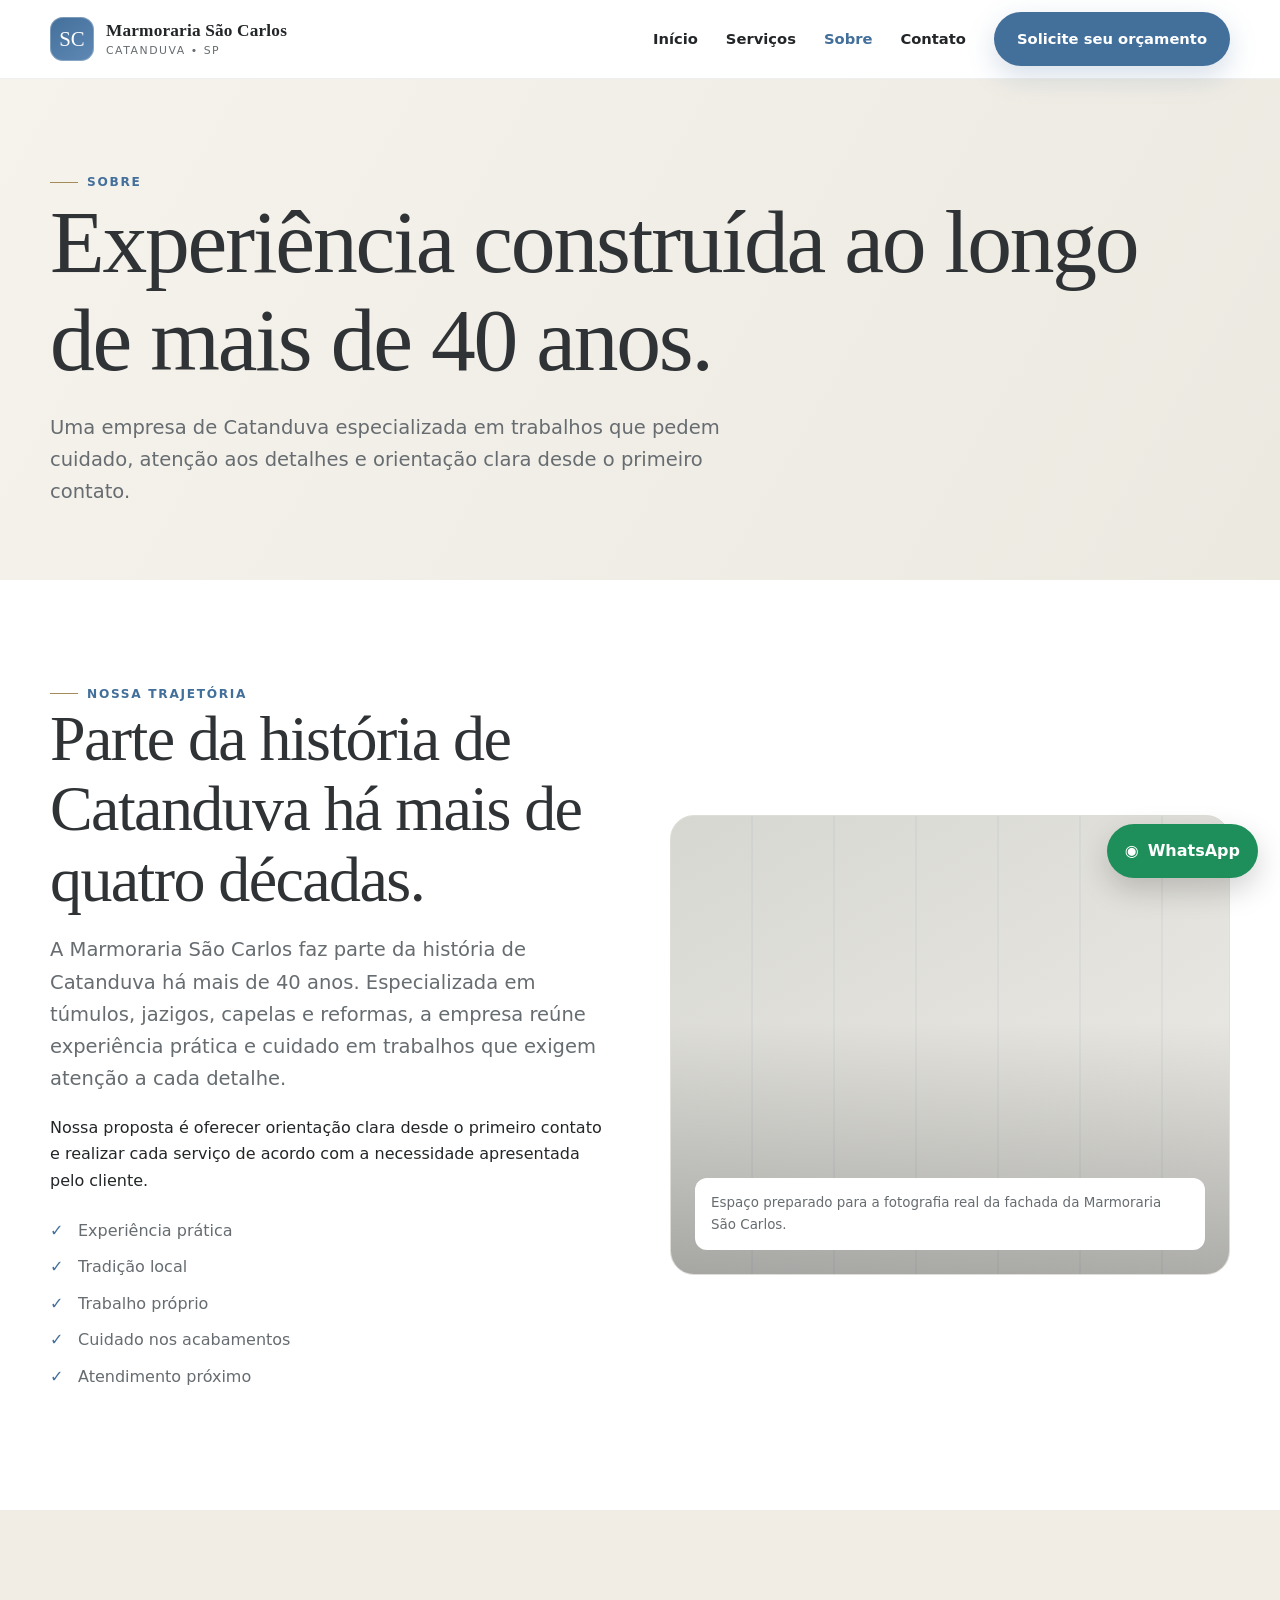
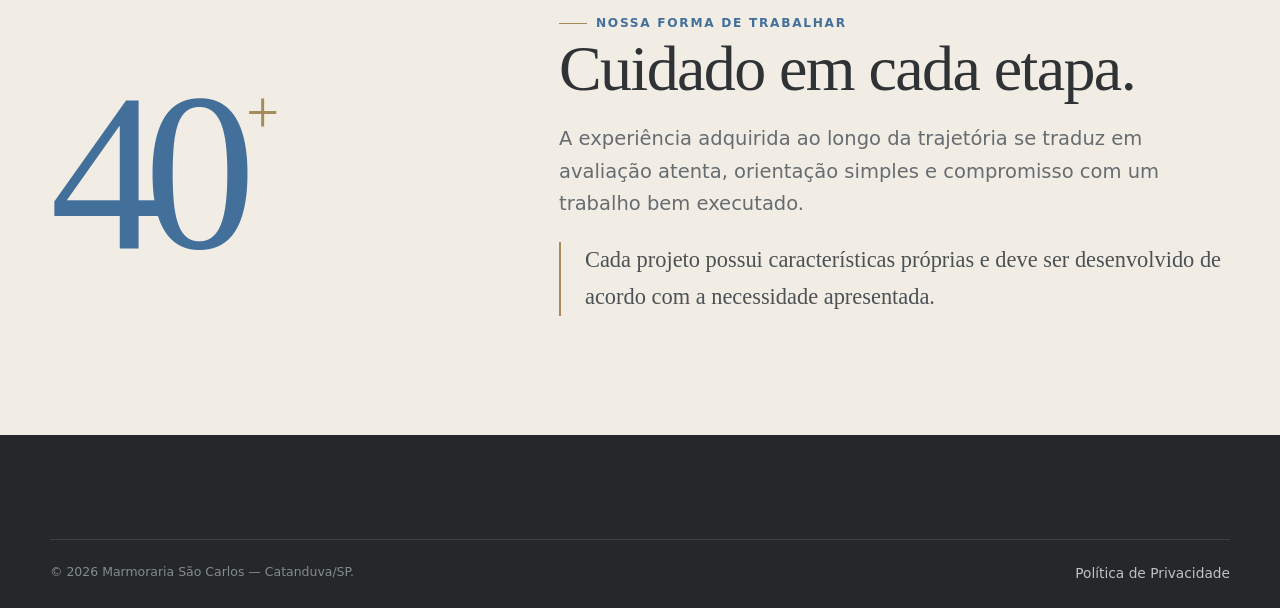
<file: sobre/index.html>
<!doctype html><html lang="pt-BR"><head><meta charset="utf-8"><meta name="viewport" content="width=device-width,initial-scale=1"><title>Sobre a Marmoraria São Carlos | Mais de 40 anos de experiência</title><meta name="description" content="Conheça a trajetória da Marmoraria São Carlos, empresa de Catanduva especializada em túmulos, jazigos, capelas e reformas."><link rel="icon" href="/assets/logo.svg"><link rel="stylesheet" href="/assets/styles.css"></head><body><nav class="nav"><div class="container nav__inner"><a class="brand" href="/"><span class="brand__mark">SC</span><span class="brand__text"><strong>Marmoraria São Carlos</strong><span>Catanduva • SP</span></span></a><button class="nav__toggle" aria-label="Abrir menu">☰</button><div class="nav__links"><a href="/">Início</a><a href="/servicos/">Serviços</a><a class="active" href="/sobre/">Sobre</a><a href="/contato/">Contato</a><a class="btn btn--primary" href="https://wa.me/5517991254588">Solicite seu orçamento</a></div></div></nav><header class="page-hero"><div class="container"><span class="eyebrow">Sobre</span><h1>Experiência construída ao longo de mais de 40 anos.</h1><p class="lead">Uma empresa de Catanduva especializada em trabalhos que pedem cuidado, atenção aos detalhes e orientação clara desde o primeiro contato.</p></div></header><main><section class="section"><div class="container about-grid"><div><span class="eyebrow">Nossa trajetória</span><h2>Parte da história de Catanduva há mais de quatro décadas.</h2><p class="lead">A Marmoraria São Carlos faz parte da história de Catanduva há mais de 40 anos. Especializada em túmulos, jazigos, capelas e reformas, a empresa reúne experiência prática e cuidado em trabalhos que exigem atenção a cada detalhe.</p><p>Nossa proposta é oferecer orientação clara desde o primeiro contato e realizar cada serviço de acordo com a necessidade apresentada pelo cliente.</p><ul class="checklist"><li>Experiência prática</li><li>Tradição local</li><li>Trabalho próprio</li><li>Cuidado nos acabamentos</li><li>Atendimento próximo</li></ul></div><div class="facade"><div class="facade-note">Espaço preparado para a fotografia real da fachada da Marmoraria São Carlos.</div></div></div></section><section class="section section--cream"><div class="container experience-grid"><div><div class="big-number">40<span>+</span></div></div><div><span class="eyebrow">Nossa forma de trabalhar</span><h2>Cuidado em cada etapa.</h2><p class="lead">A experiência adquirida ao longo da trajetória se traduz em avaliação atenta, orientação simples e compromisso com um trabalho bem executado.</p><p class="quote-line">Cada projeto possui características próprias e deve ser desenvolvido de acordo com a necessidade apresentada.</p></div></div></section></main><footer class="footer"><div class="container"><div class="footer__bottom"><span>© <span data-year></span> Marmoraria São Carlos — Catanduva/SP.</span><a href="/privacidade/">Política de Privacidade</a></div></div></footer><a class="wa-float" href="https://wa.me/5517991254588">◉ <span>WhatsApp</span></a><script src="/assets/site.js"></script></body></html>
</file>
<file: assets/styles.css>
:root{--blue:#436f9b;--blue-dark:#315675;--graphite:#303335;--stone:#b7b8b4;--cream:#f1ede5;--white:#ffffff;--gold:#a58a5a;--ink:#232628;--muted:#666c70;--line:#deddd8;--shadow:0 24px 70px rgba(48,51,53,0.10);--radius:22px;--max:1180px;}*{box-sizing:border-box}html{scroll-behavior:smooth}body{margin:0;font-family:Inter,ui-sans-serif,system-ui,-apple-system,BlinkMacSystemFont,"Segoe UI",sans-serif;color:var(--ink);background:var(--white);line-height:1.65}body.menu-open{overflow:hidden}a{color:inherit;text-decoration:none}img{max-width:100%;display:block}button,input,textarea,select{font:inherit}button{cursor:pointer}.container{width:min(calc(100% - 40px),var(--max));margin-inline:auto}.eyebrow{display:inline-flex;align-items:center;gap:9px;text-transform:uppercase;letter-spacing:.14em;font-size:.76rem;font-weight:800;color:var(--blue)}.eyebrow:before{content:"";width:28px;height:1px;background:var(--gold)}h1,h2,h3{margin:0;color:var(--graphite);line-height:1.1;letter-spacing:-.025em}h1{font-family:Georgia,"Times New Roman",serif;font-size:clamp(2.7rem,7vw,5.7rem);font-weight:500}h2{font-family:Georgia,"Times New Roman",serif;font-size:clamp(2.2rem,5vw,4rem);font-weight:500}h3{font-size:1.2rem}.lead{font-size:clamp(1.05rem,2vw,1.22rem);color:var(--muted);max-width:720px}.section{padding:96px 0}.section--cream{background:var(--cream)}.section--dark{background:var(--graphite);color:#e9e8e3}.section--dark h2,.section--dark h3{color:#fff}.section-head{display:flex;justify-content:space-between;align-items:end;gap:40px;margin-bottom:42px}.section-head p{margin:0;max-width:580px;color:var(--muted)}.section--dark .section-head p{color:#c6c8c6}.btn{display:inline-flex;align-items:center;justify-content:center;gap:10px;border:1px solid transparent;border-radius:999px;padding:14px 22px;font-weight:800;transition:.2s ease}.btn:hover{transform:translateY(-2px)}.btn--primary{background:var(--blue);color:#fff;box-shadow:0 10px 28px rgba(67,111,155,.22)}.btn--primary:hover{background:var(--blue-dark)}.btn--ghost{border-color:rgba(48,51,53,.2);background:rgba(255,255,255,.72)}.btn--ghost:hover{border-color:var(--blue);color:var(--blue)}.btn--light{background:#fff;color:var(--graphite)}.text-link{color:var(--blue);font-weight:800}.topbar{background:var(--graphite);color:#e6e7e5;font-size:.86rem}.topbar .container{display:flex;justify-content:space-between;gap:20px;padding:9px 0}.topbar a:hover{color:#fff}.nav{position:sticky;top:0;z-index:50;background:rgba(255,255,255,.92);border-bottom:1px solid rgba(48,51,53,.08);backdrop-filter:blur(16px)}.nav__inner{height:78px;display:flex;align-items:center;justify-content:space-between;gap:28px}.brand{display:flex;align-items:center;gap:12px}.brand__mark{width:44px;height:44px;border-radius:13px;background:linear-gradient(145deg,var(--blue),#5f89b4);display:grid;place-items:center;color:#fff;font-family:Georgia,serif;font-size:1.3rem;box-shadow:inset 0 0 0 1px rgba(255,255,255,.28)}.brand__text{display:flex;flex-direction:column;line-height:1.05}.brand__text strong{font-family:Georgia,serif;font-size:1.08rem;letter-spacing:.01em}.brand__text span{font-size:.68rem;text-transform:uppercase;letter-spacing:.14em;color:var(--muted);margin-top:5px}.nav__links{display:flex;align-items:center;gap:28px;font-size:.92rem;font-weight:750}.nav__links a:not(.btn):hover,.nav__links a.active{color:var(--blue)}.nav__toggle{display:none;width:44px;height:44px;border:1px solid var(--line);background:#fff;border-radius:12px}.hero{overflow:hidden;position:relative;background:linear-gradient(120deg,#f7f5f0 0%,#efeae0 58%,#e8e8e3 100%)}.hero:before{content:"";position:absolute;inset:0;background:linear-gradient(110deg,transparent 60%,rgba(67,111,155,.08)),repeating-linear-gradient(25deg,transparent 0 48px,rgba(48,51,53,.022) 48px 49px)}.hero__grid{position:relative;display:grid;grid-template-columns:1.06fr .94fr;min-height:720px;align-items:center;gap:70px;padding:60px 0}.hero__copy{padding:34px 0}.hero__copy .eyebrow{margin-bottom:22px}.hero__copy p{font-size:1.16rem;color:#5f6568;max-width:700px;margin:24px 0 30px}.hero__actions{display:flex;flex-wrap:wrap;gap:12px}.hero__visual{position:relative;min-height:560px}.stone-frame{position:absolute;inset:0 0 0 9%;border-radius:220px 220px 24px 24px;background:linear-gradient(145deg,#d8d6cf,#faf8f3 35%,#c9c9c4 36%,#eeeeea 61%,#aaa9a2 62%,#e0ded7);box-shadow:var(--shadow);overflow:hidden}.stone-frame:after{content:"";position:absolute;inset:18px;border:1px solid rgba(48,51,53,.15);border-radius:205px 205px 14px 14px}.photo-placeholder{position:absolute;inset:68px 42px 42px;z-index:2;border-radius:150px 150px 16px 16px;background:linear-gradient(160deg,rgba(48,51,53,.78),rgba(67,111,155,.76)),radial-gradient(circle at 25% 20%,#b7b8b4,transparent 36%);display:flex;flex-direction:column;justify-content:end;padding:34px;color:#fff}.photo-placeholder small{text-transform:uppercase;letter-spacing:.14em;opacity:.72;font-weight:800}.photo-placeholder strong{font-family:Georgia,serif;font-size:1.65rem;line-height:1.2;margin-top:8px;font-weight:500}.visual-note{position:absolute;z-index:5;left:0;bottom:38px;background:#fff;padding:18px 20px;border-radius:16px;box-shadow:0 16px 45px rgba(48,51,53,.14);max-width:220px}.visual-note strong{display:block;font-size:1.6rem;color:var(--blue);font-family:Georgia,serif}.visual-note span{font-size:.86rem;color:var(--muted)}.trustbar{border-block:1px solid var(--line);background:#fff}.trustbar__grid{display:grid;grid-template-columns:repeat(4,1fr)}.trust-item{padding:22px 24px;border-right:1px solid var(--line)}.trust-item:last-child{border-right:0}.trust-item strong{display:block;color:var(--graphite);font-size:.96rem}.trust-item span{color:var(--muted);font-size:.82rem}.services{display:grid;grid-template-columns:repeat(4,1fr);gap:18px}.service-card{border:1px solid var(--line);border-radius:var(--radius);padding:26px;background:#fff;min-height:280px;display:flex;flex-direction:column;transition:.25s ease}.service-card:hover{transform:translateY(-5px);box-shadow:var(--shadow);border-color:#c9d4df}.service-card__num{width:42px;height:42px;border-radius:50%;background:var(--cream);display:grid;place-items:center;font-family:Georgia,serif;color:var(--gold);margin-bottom:34px}.service-card p{color:var(--muted);font-size:.95rem}.service-card .text-link{margin-top:auto}.gallery-toolbar{display:flex;flex-wrap:wrap;gap:8px;margin-bottom:24px}.filter-btn{border:1px solid var(--line);background:#fff;padding:9px 14px;border-radius:999px;color:var(--muted);font-weight:750}.filter-btn.active,.filter-btn:hover{background:var(--graphite);color:#fff;border-color:var(--graphite)}.gallery{display:grid;grid-template-columns:repeat(12,1fr);gap:18px}.gallery-card{position:relative;min-height:310px;border-radius:20px;overflow:hidden;background:linear-gradient(145deg,#d8d8d2,#f7f4ec);border:1px solid #d4d3cf}.gallery-card:nth-child(1),.gallery-card:nth-child(4){grid-column:span 7}.gallery-card:nth-child(2),.gallery-card:nth-child(3){grid-column:span 5}.gallery-card:nth-child(n+5){grid-column:span 4}.gallery-card.hidden{display:none}.gallery-card__art{position:absolute;inset:0;background:radial-gradient(circle at 30% 20%,rgba(255,255,255,.9),transparent 28%),repeating-linear-gradient(112deg,rgba(48,51,53,.07) 0 1px,transparent 1px 55px),linear-gradient(140deg,rgba(67,111,155,.12),rgba(48,51,53,.08))}.gallery-card__label{position:absolute;left:20px;right:20px;bottom:20px;background:rgba(255,255,255,.92);backdrop-filter:blur(10px);border-radius:14px;padding:15px 17px}.gallery-card__label strong{display:block}.gallery-card__label span{font-size:.82rem;color:var(--muted)}.experience-grid{display:grid;grid-template-columns:.78fr 1.22fr;gap:80px;align-items:center}.big-number{font-family:Georgia,serif;font-size:clamp(7rem,18vw,14rem);line-height:.72;color:var(--blue);letter-spacing:-.08em}.big-number span{font-size:.26em;vertical-align:top;margin-left:8px;color:var(--gold)}.quote-line{border-left:2px solid var(--gold);padding-left:24px;font-family:Georgia,serif;font-size:1.4rem;color:#4c5154}.steps{display:grid;grid-template-columns:repeat(4,1fr);gap:18px;counter-reset:step}.step{position:relative;padding:26px;border-top:1px solid #666b6e;counter-increment:step}.step:before{content:"0" counter(step);display:block;color:#8caac6;font-weight:800;font-size:.82rem;letter-spacing:.08em;margin-bottom:45px}.step p{color:#c6c8c6;font-size:.92rem}.differences{display:grid;grid-template-columns:1fr 1fr;gap:18px}.difference{display:flex;gap:18px;padding:22px;border-radius:16px;background:#fff;border:1px solid var(--line)}.difference__mark{flex:0 0 38px;height:38px;border-radius:12px;background:var(--blue);color:#fff;display:grid;place-items:center;font-weight:900}.difference p{margin:4px 0 0;color:var(--muted);font-size:.92rem}.faq{max-width:900px;margin-inline:auto}.faq-item{border-bottom:1px solid var(--line)}.faq-question{width:100%;display:flex;justify-content:space-between;align-items:center;text-align:left;border:0;background:transparent;padding:24px 0;font-weight:800;color:var(--graphite)}.faq-answer{display:none;padding:0 40px 24px 0;color:var(--muted)}.faq-item.open .faq-answer{display:block}.faq-item.open .faq-question span{transform:rotate(45deg)}.faq-question span{font-size:1.5rem;font-weight:300;transition:.2s}.contact-panel{display:grid;grid-template-columns:1fr 1fr;gap:60px;padding:56px;border-radius:28px;background:linear-gradient(130deg,var(--blue-dark),var(--blue));color:#fff;box-shadow:var(--shadow)}.contact-panel h2{color:#fff}.contact-panel p{color:#e6eef6}.contact-list{display:grid;gap:15px}.contact-row{display:flex;gap:12px;align-items:flex-start}.contact-row b{display:block}.contact-row span{font-size:.9rem;color:#dae5ef}.page-hero{padding:86px 0 72px;background:linear-gradient(120deg,#f6f3ed,#ece9e1)}.page-hero .lead{margin:22px 0 0}.service-detail{display:grid;grid-template-columns:.85fr 1.15fr;gap:56px;align-items:center;padding:44px 0;border-bottom:1px solid var(--line)}.service-detail:last-child{border-bottom:0}.service-detail__visual{min-height:320px;border-radius:20px;background:linear-gradient(135deg,#d9d8d3,#f2efe8);border:1px solid var(--line);position:relative;overflow:hidden}.service-detail__visual:after{content:"Foto real do serviço";position:absolute;inset:auto 18px 18px;background:rgba(255,255,255,.92);border-radius:12px;padding:12px 14px;color:var(--muted);font-size:.82rem;font-weight:750}.service-detail__visual:before{content:"";position:absolute;inset:0;background:repeating-linear-gradient(105deg,transparent 0 70px,rgba(48,51,53,.06) 70px 71px)}.checklist{list-style:none;padding:0;margin:24px 0}.checklist li{position:relative;padding-left:28px;margin:10px 0;color:var(--muted)}.checklist li:before{content:"✓";position:absolute;left:0;color:var(--blue);font-weight:900}.about-grid{display:grid;grid-template-columns:1fr 1fr;gap:60px;align-items:center}.facade{min-height:460px;border-radius:24px;background:linear-gradient(150deg,#d7d7d2,#efede7);border:1px solid var(--line);display:flex;align-items:end;padding:24px;position:relative;overflow:hidden}.facade:before{content:"";position:absolute;inset:0;background:linear-gradient(to top,rgba(48,51,53,.35),transparent 55%),repeating-linear-gradient(90deg,transparent 0 80px,rgba(67,111,155,.06) 80px 82px)}.facade-note{position:relative;background:#fff;padding:14px 16px;border-radius:12px;color:var(--muted);font-size:.84rem}.contact-grid{display:grid;grid-template-columns:.85fr 1.15fr;gap:48px}.contact-card{padding:28px;border:1px solid var(--line);border-radius:20px;background:#fff}.contact-card + .contact-card{margin-top:16px}.contact-card h3{margin-bottom:10px}.contact-card p{margin:0;color:var(--muted)}.form-mock{padding:34px;border-radius:24px;background:var(--cream)}.form-mock label{display:block;font-size:.82rem;font-weight:800;margin:15px 0 6px}.form-mock input,.form-mock textarea,.form-mock select{width:100%;border:1px solid #d3d0c8;background:#fff;border-radius:12px;padding:13px 14px;outline:none}.form-mock input:focus,.form-mock textarea:focus,.form-mock select:focus{border-color:var(--blue);box-shadow:0 0 0 3px rgba(67,111,155,.12)}.form-note{font-size:.78rem;color:var(--muted);margin-top:12px}.privacy{max-width:840px}.privacy h2{font-size:1.8rem;margin-top:38px}.privacy p,.privacy li{color:var(--muted)}.footer{background:#25282a;color:#cfd1d0;padding:62px 0 24px}.footer__grid{display:grid;grid-template-columns:1.2fr repeat(3,1fr);gap:50px}.footer h3{color:#fff;font-size:.92rem;margin-bottom:15px}.footer p,.footer a{font-size:.86rem;color:#bfc2c1}.footer a:hover{color:#fff}.footer__links{display:grid;gap:8px}.footer__bottom{border-top:1px solid #3c4042;margin-top:42px;padding-top:22px;display:flex;justify-content:space-between;gap:20px;font-size:.78rem;color:#858b8e}.wa-float{position:fixed;right:22px;bottom:22px;z-index:45;background:#1e8f5b;color:#fff;border-radius:999px;padding:14px 18px;font-weight:850;box-shadow:0 12px 30px rgba(0,0,0,.18);display:flex;gap:9px;align-items:center}.wa-float:hover{transform:translateY(-2px)}.reveal{opacity:0;transform:translateY(22px);transition:.7s ease}.reveal.visible{opacity:1;transform:none}@media(max-width:980px){.topbar .container span:last-child{display:none}.nav__links{position:fixed;inset:78px 0 auto;background:#fff;border-bottom:1px solid var(--line);padding:26px 20px 32px;display:none;flex-direction:column;align-items:stretch;gap:18px;box-shadow:0 20px 40px rgba(0,0,0,.08)}.nav__links.open{display:flex}.nav__toggle{display:block}.hero__grid{grid-template-columns:1fr;min-height:auto;padding:60px 0 80px}.hero__visual{min-height:500px;max-width:620px;width:100%;margin:auto}.trustbar__grid,.services,.steps{grid-template-columns:repeat(2,1fr)}.trust-item:nth-child(2){border-right:0}.trust-item:nth-child(-n+2){border-bottom:1px solid var(--line)}.experience-grid,.about-grid,.contact-grid{grid-template-columns:1fr;gap:42px}.contact-panel{grid-template-columns:1fr;gap:34px}.service-detail{grid-template-columns:1fr}.service-detail:nth-child(even) .service-detail__visual{order:-1}.footer__grid{grid-template-columns:1fr 1fr}.gallery-card,.gallery-card:nth-child(n){grid-column:span 6}.gallery-card:nth-child(1){grid-column:span 12}}@media(max-width:640px){.container{width:min(calc(100% - 28px),var(--max))}.section{padding:72px 0}.section-head{align-items:start;flex-direction:column;gap:14px}.topbar{display:none}.nav__inner{height:70px}.nav__links{inset:70px 0 auto}.brand__text span{display:none}.hero__grid{padding:36px 0 64px;gap:38px}.hero__visual{min-height:390px}.stone-frame{inset:0 0 0 4%}.photo-placeholder{inset:48px 28px 28px;padding:24px}.visual-note{bottom:18px;left:0}.trustbar__grid,.services,.steps,.differences{grid-template-columns:1fr}.trust-item{border-right:0;border-bottom:1px solid var(--line)}.trust-item:last-child{border-bottom:0}.gallery-card,.gallery-card:nth-child(n){grid-column:span 12;min-height:290px}.big-number{font-size:8rem}.contact-panel{padding:32px 24px}.service-detail{gap:24px;padding:30px 0}.service-detail__visual{min-height:260px}.footer__grid{grid-template-columns:1fr;gap:28px}.footer__bottom{flex-direction:column}.wa-float span{display:none}.wa-float{width:56px;height:56px;justify-content:center;padding:0}.form-mock{padding:24px}}
</file>
